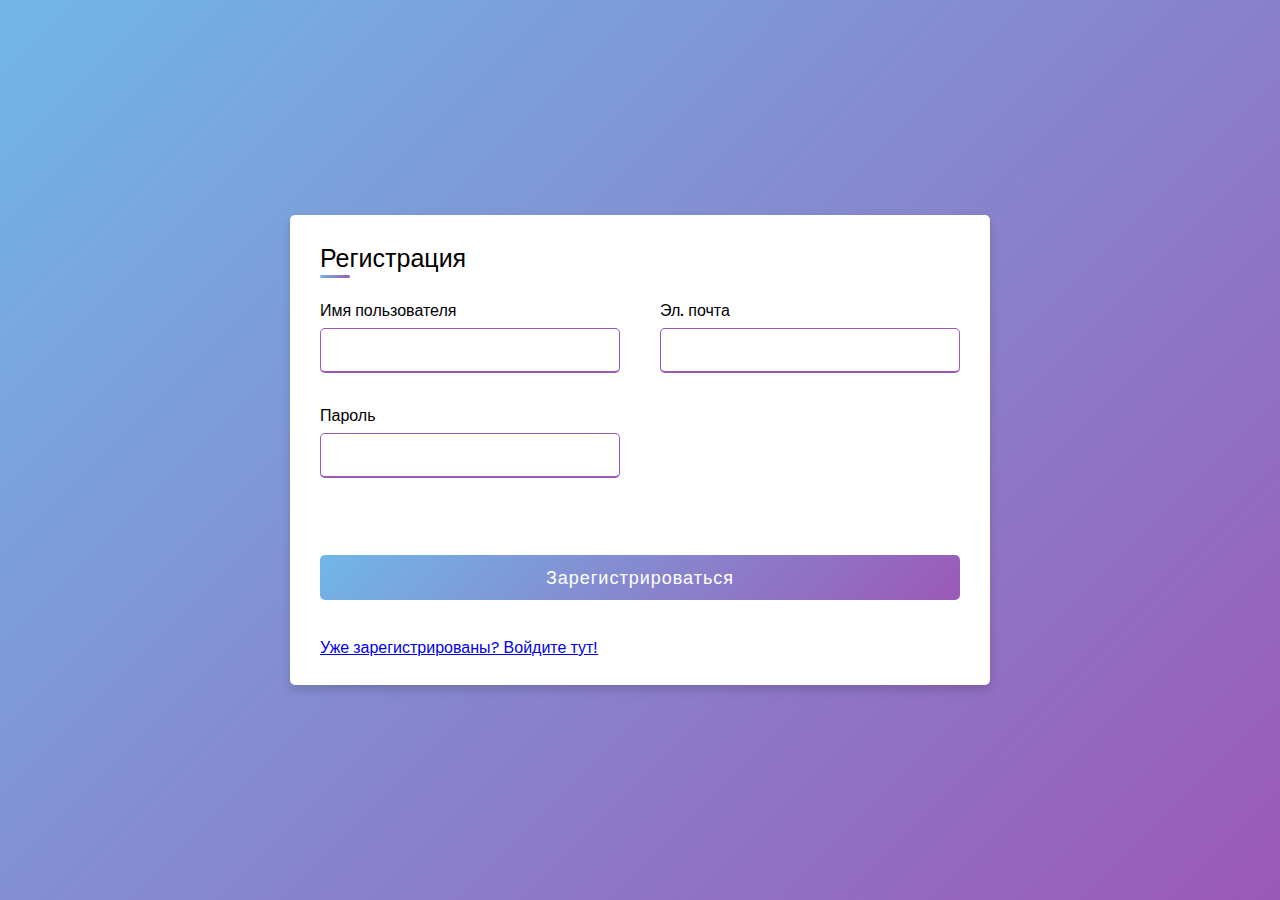
<file: index.html>
<!DOCTYPE html>
<html lang="en">
<head>
    <meta charset="UTF-8">
    <meta http-equiv="X-UA-Compatible" content="IE=edge">
    <meta name="viewport" content="width=device-width, initial-scale=1.0">
    <title>Регистрация</title>
    <link rel="stylesheet" href="style.css">
</head>
<body>
    <div class="container">
    <div class="title">Регистрация</div>
    <div class="content">
    <form onsubmit="signup()">
        <div class="user-details">
            <div class="input-box">
            <span class="details">Имя пользователя</span>
            <input class="input-box" type="text" name="username" id="username">
            </div>
            <div class="input-box">
            <span class="details"> Эл. почта</span>
            <input class="input-box" type="email" name="email" id="email">
            </div>
            <div class="input-box">
                <span class="details"> Пароль</span>
                <input class="input-box" type="password" name="password" id="password">
                </div>
        </div>
        <button class="button" type="submit">Зарегистрироваться</button>
    </form>
    <a href="login.html">Уже зарегистрированы? Войдите тут!</a>
    </div>
    </div>
    <script src="script.js"></script>

</body>
</html>
</file>
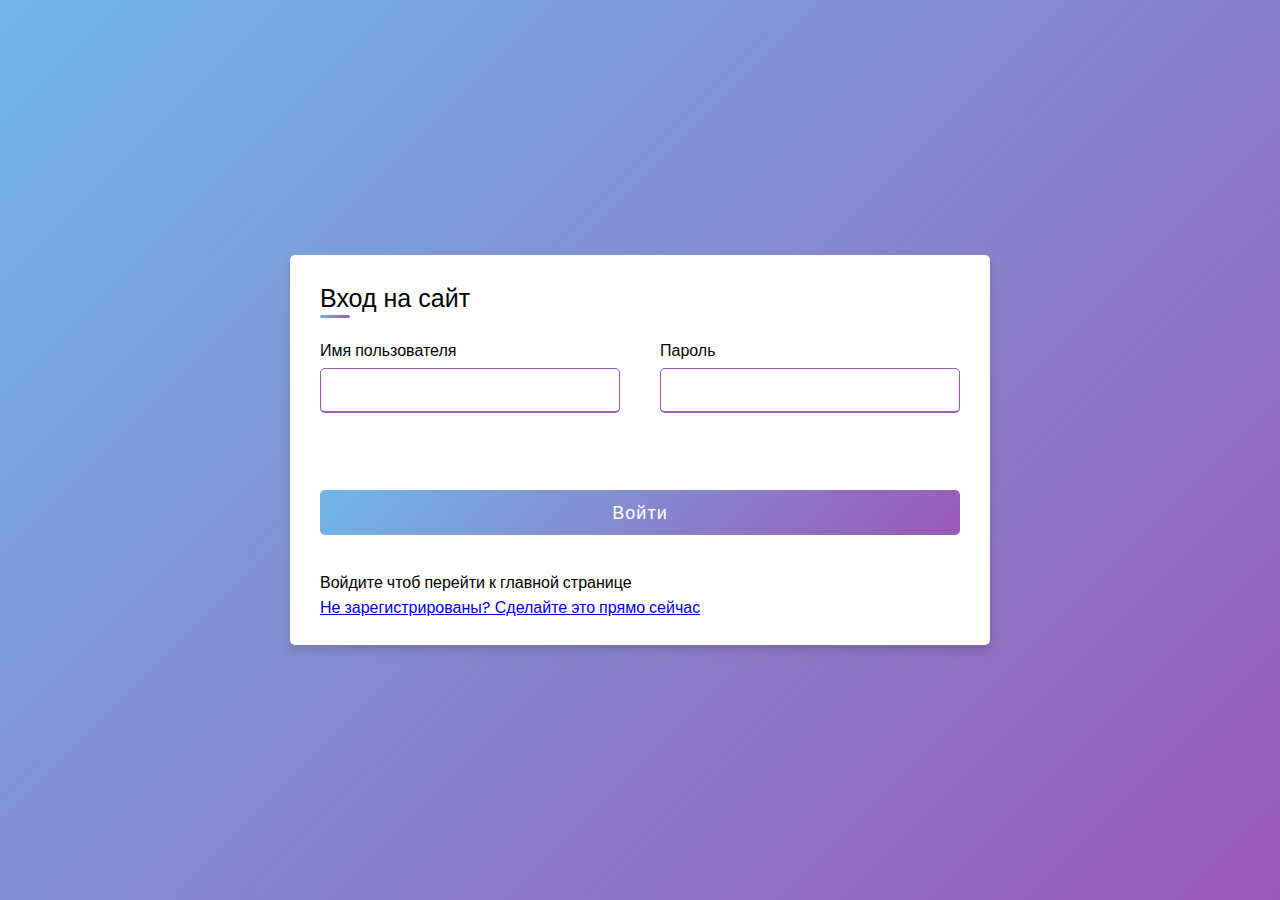
<file: addit.html>
<!DOCTYPE html>
<html lang="en">
<head>
    <meta charset="UTF-8">
    <meta http-equiv="X-UA-Compatible" content="IE=edge">
    <meta name="viewport" content="width=device-width, initial-scale=1.0">
    <title>Additional page</title>
    <link rel="stylesheet" href="main.css">
    <link rel="preconnect" href="https://fonts.googleapis.com">
    <link rel="preconnect" href="https://fonts.gstatic.com" crossorigin>
    <link href="https://fonts.googleapis.com/css2?family=Forum&display=swap" rel="stylesheet">
</head>
<body>
    <ul>  
        <li><a href="main.html">Продукты</a></li>  
        <li><a href="addit.html">Посты</a></li>  
        <li></li>  
        <li><button onclick="logout()">Выйти из аккаунта</button></li>
    </ul>
    <div id="albums-section">
        <h2 style="margin: auto, 5vw; text-align: center;">Посты</h2>
        <div id="post-items-container"></div>
    </div>
    <script src="show.js"></script>
    <script>
        if(sessionStorage.getItem('sessionuser')!=null){
            listPosts('post-items-container');
    
}else {
    alert("Вы не можете увидеть контент, так как не вошли в аккаунт");
    window.location.href = "login.html";
} 
    </script>

</body>
</html>
</file>
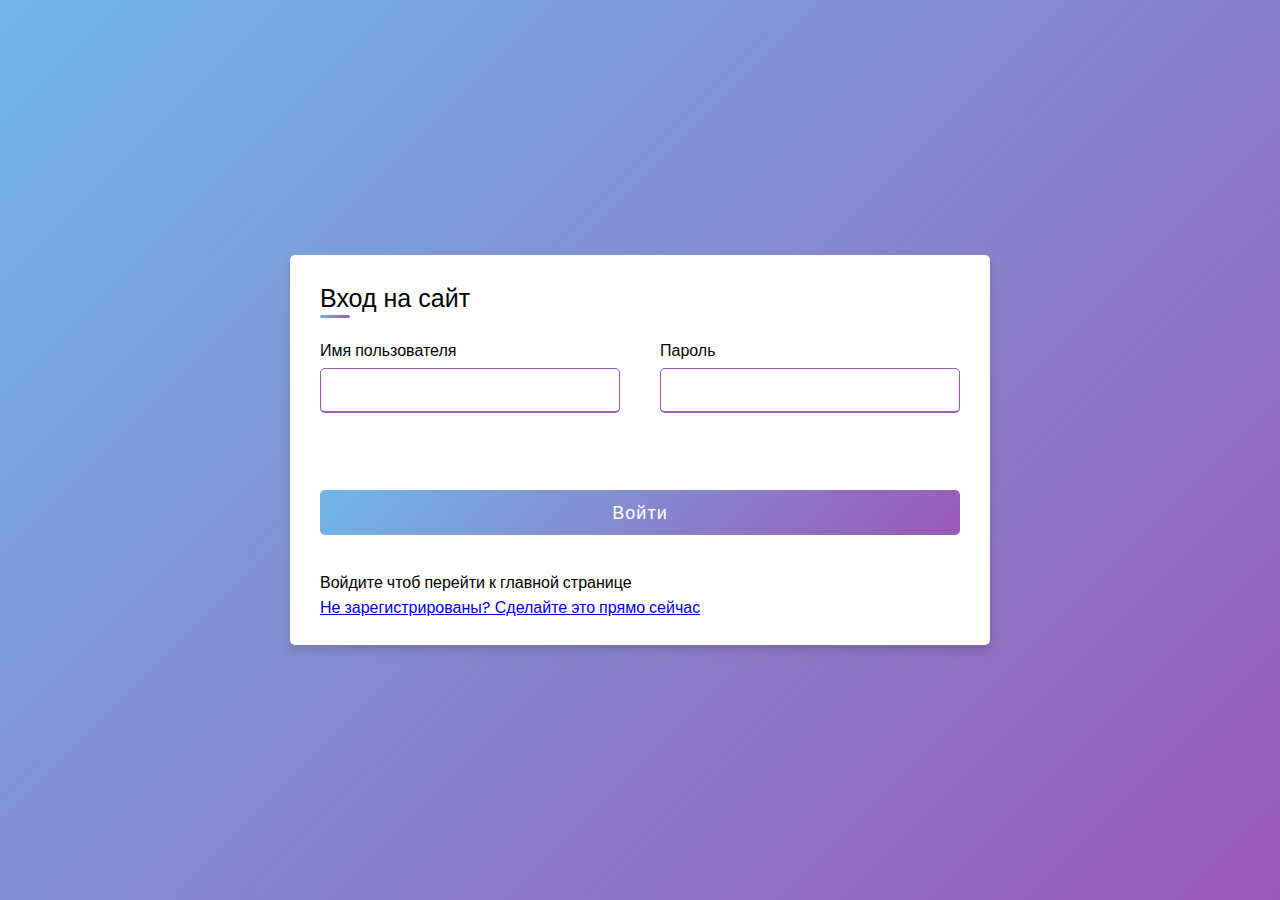
<file: login.html>
<!DOCTYPE html>
<html lang="en">
<head>
    <meta charset="UTF-8">
    <meta http-equiv="X-UA-Compatible" content="IE=edge">
    <meta name="viewport" content="width=device-width, initial-scale=1.0">
    <title>Вход</title>
    <link rel="stylesheet" href="style.css">
</head>
<body>
    <div class="container">
    <div class="title">Вход на сайт</div>
    <div class="content">
    <form onsubmit="loginFunc()">
        <div class="user-details">
        <div class="input-box">
        <span class="details">Имя пользователя</span>
        <input class="input-box" type="text" name="username" id="username">
        </div>
        <div class="input-box">
        <span class="details"> Пароль</span>
        <input class="input-box" type="password" name="password" id="password">
        </div>
    </div>
        <button class="button" type="submit">Войти</button>
        <p id="result">Войдите чтоб перейти к главной странице</p>
    </form>
    <a href="index.html">Не зарегистрированы? Сделайте это прямо сейчас</a>
    </div>
    </div>
    <script src="script.js"></script>

</body>
</html>
</file>
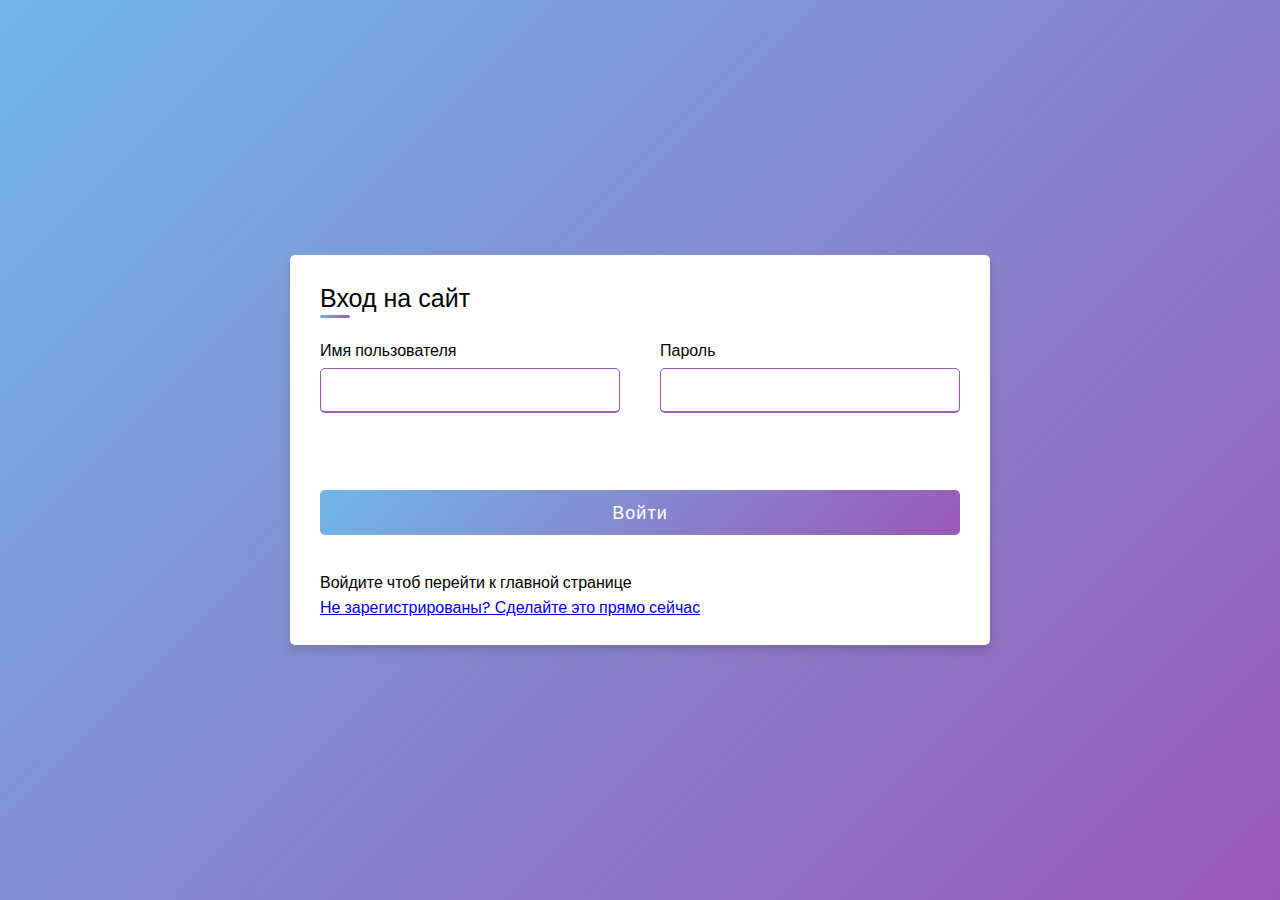
<file: main.html>
<!DOCTYPE html>
<html lang="en">
<head>
    <meta charset="UTF-8">
    <meta http-equiv="X-UA-Compatible" content="IE=edge">
    <meta name="viewport" content="width=device-width, initial-scale=1.0">
    <title>Main</title>
    <link rel="stylesheet" href="main.css">
    <link rel="preconnect" href="https://fonts.googleapis.com">
    <link rel="preconnect" href="https://fonts.gstatic.com" crossorigin>
    <link href="https://fonts.googleapis.com/css2?family=Forum&display=swap" rel="stylesheet">
</head>
<body>

    <ul>  
        <li><a href="main.html">Продукты</a></li>  
        <li><a href="addit.html">Посты</a></li>  
        <li></li>  
        <li><button onclick="logout()">Выйти из аккаунта</button></li>
    </ul>
    <div id="albums-section">
        <h2 style="margin: auto, 5vw; text-align: center;">Продукты</h2>
        <div id="post-items-container"></div>
    </div>
    <script src="show.js"></script>
    <script>
        if(sessionStorage.getItem('sessionuser')!=null){
            listProducts('post-items-container');
    
}else {
    alert("Вы не можете увидеть контент, так как не вошли в аккаунт");
    window.location.href = "login.html";
} 
    </script>

</body>
</html>
</file>
<file: style.css>
@import url('https://fonts.googleapis.com/css2?family=Poppins:wght@200;300;400;500;600;700&display=swap');
*{
  margin: 0;
  padding: 0;
  box-sizing: border-box;
  font-family: 'Poppins',sans-serif;
}
body{
  height: 100vh;
  display: flex;
  justify-content: center;
  align-items: center;
  padding: 10px;
  background: linear-gradient(135deg, #71b7e6, #9b59b6);
}
.container{
  max-width: 700px;
  width: 100%;
  background-color: #fff;
  padding: 25px 30px;
  border-radius: 5px;
  box-shadow: 0 5px 10px rgba(0,0,0,0.15);
}
.container .title{
  font-size: 25px;
  font-weight: 500;
  position: relative;
}
.container .title::before{
  content: "";
  position: absolute;
  left: 0;
  bottom: 0;
  height: 3px;
  width: 30px;
  border-radius: 5px;
  background: linear-gradient(135deg, #71b7e6, #9b59b6);
}
.content form .user-details{
  display: flex;
  flex-wrap: wrap;
  justify-content: space-between;
  margin: 20px 0 12px 0;
}
form .user-details .input-box{
  margin-bottom: 15px;
  width: calc(100% / 2 - 20px);
}
form .input-box span.details{
  display: block;
  font-weight: 500;
  margin-bottom: 5px;
}
.user-details .input-box input{
  height: 45px;
  width: 100%;
  outline: none;
  font-size: 16px;
  border-radius: 5px;
  padding-left: 15px;
  border: 1px solid #ccc;
  border-bottom-width: 2px;
  transition: all 0.3s ease;
}
.user-details .input-box input:focus,
.user-details .input-box input:valid{
  border-color: #9b59b6;
}
 form .gender-details .gender-title{
  font-size: 20px;
  font-weight: 500;
 }
 form .category{
   display: flex;
   width: 80%;
   margin: 14px 0 ;
   justify-content: space-between;
 }
 form .category label{
   display: flex;
   align-items: center;
   cursor: pointer;
 }
 form .category label .dot{
  height: 18px;
  width: 18px;
  border-radius: 50%;
  margin-right: 10px;
  background: #d9d9d9;
  border: 5px solid transparent;
  transition: all 0.3s ease;
}
 #dot-1:checked ~ .category label .one,
 #dot-2:checked ~ .category label .two,
 #dot-3:checked ~ .category label .three{
   background: #9b59b6;
   border-color: #d9d9d9;
 }
 form input[type="radio"]{
   display: none;
 }


 form .button{
   height: 45px;
   margin: 35px 0;
   width: 100%;
   border-radius: 5px;
   border: none;
   color: #fff;
   font-size: 18px;
   font-weight: 500;
   letter-spacing: 1px;
   cursor: pointer;
   transition: all 0.3s ease;
   background: linear-gradient(135deg, #71b7e6, #9b59b6);
 }
 form .button:hover{
  /* transform: scale(0.99); */
  background: linear-gradient(-135deg, #71b7e6, #9b59b6);
  }
 @media(max-width: 584px){
 .container{
  max-width: 100%;
}
form .user-details .input-box{
    margin-bottom: 15px;
    width: 100%;
  }
  form .category{
    width: 100%;
  }
  .content form .user-details{
    max-height: 300px;
    overflow-y: scroll;
  }
  .user-details::-webkit-scrollbar{
    width: 5px;
  }
  }
  @media(max-width: 459px){
  .container .content .category{
    flex-direction: column;
  }
}
</file>
<file: main.css>
.block{
    background-color: #FFF;
    width: 28vw;
    height: 28vw;
    margin-bottom: 5vh;
    display: flex;
    flex-flow: column wrap;
    justify-content: space-evenly;
    padding: 2%;
}
body{
    margin: 0;
    background: linear-gradient(90deg, #71b7e6, #9b59b6);
    font-family: 'Forum', cursive;
}

button{
  background: #9b59b6;
  border-radius: 8px;
  border-style: none;
  box-sizing: border-box;
  color: #FFFFFF;
  cursor: pointer;
  display: inline-block;
  height: 40px;
  line-height: 20px;
  list-style: none;
  margin: 0;
  outline: none;
  padding: 10px 16px;
  position: relative;
  text-align: center;
  text-decoration: none;
  transition: color 100ms;
  vertical-align: baseline;
  user-select: none;
  -webkit-user-select: none;
  touch-action: manipulation;
}

.button-1:hover,
.button-1:focus {
  background-color: #F082AC;
}
.block img{
    width: 100%;
    height: 50%;
    object-fit:contain;
}
.block h2, p{
    margin: 0;
}
#post-items-container{
    justify-content: space-evenly;
    display: flex;
    flex-flow: row wrap; 
    
}
@media(max-width: 1000px){
    .block{
        width: 40vw;
        height: 50vw;
    }
    h2{
        font-size: 25px;
    }
    p{
        font-size: 15px;
    }
    
}
@media(max-width: 800px){
    
    h2{
        font-size: 20px;
    }
    
}
@media(max-width: 600px){
    .block{
        width: 80vw;
        height: 110vw;
    }
    p{
        font-size: 20px;
    }
    
}
ul{  
    padding:10px;  
    background:black;  
    margin: 0;
    display: flex;
    justify-content: flex-end;
}

li{  
    display:inline-block;
    margin-right: 2vw;
}

a{  
    display:block;  
    padding:10px;  
    color:white;  
    text-decoration:none;
}
</file>
